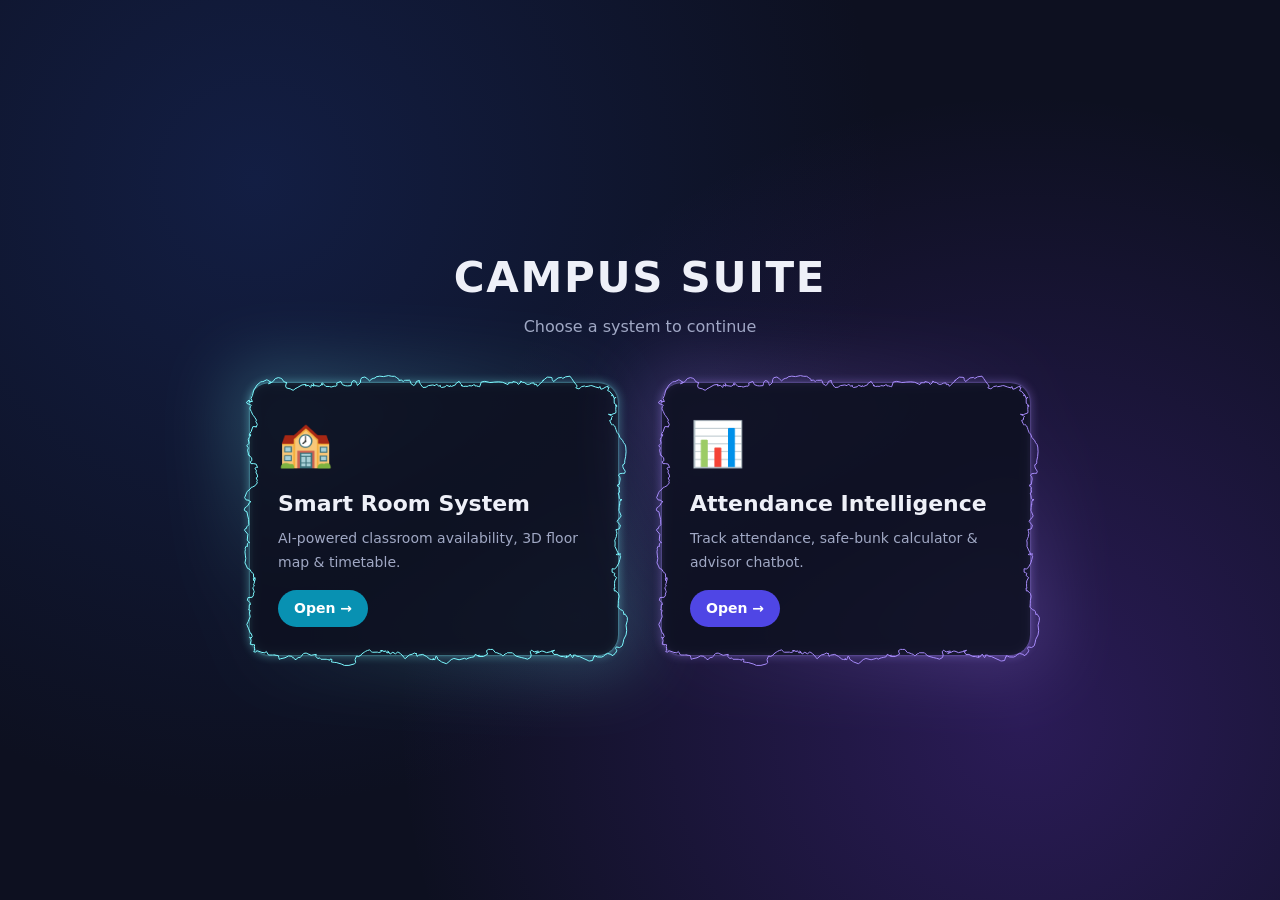
<file: index.html>
<!DOCTYPE html>
<html lang="en"><head><meta charset="utf-8"><meta name="viewport" content="width=device-width,initial-scale=1">
<title>Campus Suite</title>
<style>
:root{--bg:#0d1020;--tx:#eef0f8;--mu:#a0a8c4}
*{box-sizing:border-box}
html,body{overflow-x:hidden}
body{margin:0;min-height:100vh;display:flex;flex-direction:column;align-items:center;justify-content:center;padding:40px 24px;background:radial-gradient(circle at 20% 20%,#1e3a8a55,transparent 50%),radial-gradient(circle at 80% 80%,#7c3aed44,transparent 50%),var(--bg);color:var(--tx);font:16px/1.5 system-ui,-apple-system,Segoe UI,Roboto,sans-serif}
h1{margin:0 0 6px;font-size:clamp(26px,5vw,42px);letter-spacing:.04em;text-align:center}
p.sub{margin:0 0 44px;color:var(--mu);text-align:center}
.grid{display:grid;gap:44px;grid-template-columns:repeat(auto-fit,minmax(260px,1fr));width:100%;max-width:780px}
a.card{display:block;height:100%;text-decoration:none;color:inherit;padding:28px;border-radius:20px;background:rgba(13,16,32,.88);transition:transform .2s}
.electric-border:hover a.card,a.card:focus-visible{transform:translateY(-4px);outline:none}
.ic{font-size:44px;margin-bottom:10px}
.card h2{margin:0 0 6px;font-size:22px}
.card span{color:var(--mu);font-size:14px}
.go{display:inline-block;margin-top:16px;padding:8px 16px;border-radius:99px;background:#4f46e5;color:#fff!important;font-weight:600;font-size:14px}
.card.r .go{background:#0891b2}

/* ===== Electric border (ported from ElectricBorder React component) ===== */
.electric-border{position:relative;border-radius:20px;overflow:visible;isolation:isolate}
.eb-canvas-container{position:absolute;top:50%;left:50%;transform:translate(-50%,-50%);pointer-events:none;z-index:2}
.eb-canvas{display:block}
.eb-content{position:relative;border-radius:inherit;z-index:1;height:100%}
.eb-layers{position:absolute;inset:0;border-radius:inherit;pointer-events:none;z-index:0}
.eb-glow-1,.eb-glow-2,.eb-background-glow{position:absolute;inset:0;border-radius:inherit;pointer-events:none;box-sizing:border-box}
.eb-glow-1{border:2px solid var(--electric-border-color);border:2px solid color-mix(in srgb,var(--electric-border-color) 60%,transparent);filter:blur(1px)}
.eb-glow-2{border:2px solid var(--electric-border-color);filter:blur(4px)}
.eb-background-glow{z-index:-1;transform:scale(1.1);filter:blur(32px);opacity:.3;background:linear-gradient(-30deg,var(--electric-border-color),transparent,var(--electric-border-color))}
</style></head><body>
<h1>CAMPUS SUITE</h1>
<p class="sub">Choose a system to continue</p>
<div class="grid">
<div class="eb" data-color="#7df9ff" data-speed="1" data-chaos="0.12" data-radius="20"><a class="card r" href="room.html"><div class="ic">🏫</div><h2>Smart Room System</h2><span>AI-powered classroom availability, 3D floor map &amp; timetable.</span><br><span class="go">Open →</span></a></div>
<div class="eb" data-color="#a78bfa" data-speed="1" data-chaos="0.12" data-radius="20"><a class="card" href="attendance.html"><div class="ic">📊</div><h2>Attendance Intelligence</h2><span>Track attendance, safe-bunk calculator &amp; advisor chatbot.</span><br><span class="go">Open →</span></a></div>
</div>
<script>
/* Vanilla-JS port of ElectricBorder (inspired by @BalintFerenczy) */
function electricBorder(host){
  const color=host.dataset.color||'#5227FF',speed=+host.dataset.speed||1,chaos=+host.dataset.chaos||.12,borderRadius=+host.dataset.radius||24;
  const content=document.createElement('div');content.className='eb-content';
  while(host.firstChild)content.appendChild(host.firstChild);
  host.className='electric-border';host.style.setProperty('--electric-border-color',color);host.style.borderRadius=borderRadius+'px';
  host.innerHTML='<div class="eb-canvas-container"><canvas class="eb-canvas"></canvas></div><div class="eb-layers"><div class="eb-glow-1"></div><div class="eb-glow-2"></div><div class="eb-background-glow"></div></div>';
  host.appendChild(content);
  const canvas=host.querySelector('canvas'),ctx=canvas.getContext('2d');
  const random=x=>(Math.sin(x*12.9898)*43758.5453)%1;
  const noise2D=(x,y)=>{const i=Math.floor(x),j=Math.floor(y),fx=x-i,fy=y-j;
    const a=random(i+j*57),b=random(i+1+j*57),c=random(i+(j+1)*57),d=random(i+1+(j+1)*57);
    const ux=fx*fx*(3-2*fx),uy=fy*fy*(3-2*fy);
    return a*(1-ux)*(1-uy)+b*ux*(1-uy)+c*(1-ux)*uy+d*ux*uy};
  const octavedNoise=(x,oct,lac,gain,amp0,freq0,time,seed,flat)=>{let y=0,amp=amp0,f=freq0;
    for(let i=0;i<oct;i++){let oa=amp;if(i===0)oa*=flat;y+=oa*noise2D(f*x+seed*100,time*f*.3);f*=lac;amp*=gain}return y};
  const corner=(cx,cy,r,sa,al,p)=>{const a=sa+p*al;return{x:cx+r*Math.cos(a),y:cy+r*Math.sin(a)}};
  const rrPoint=(t,l,tp,w,h,r)=>{
    const sw=w-2*r,sh=h-2*r,ca=Math.PI*r/2,total=2*sw+2*sh+4*ca,d=t*total;let acc=0;
    if(d<=acc+sw)return{x:l+r+(d-acc)/sw*sw,y:tp};acc+=sw;
    if(d<=acc+ca)return corner(l+w-r,tp+r,r,-Math.PI/2,Math.PI/2,(d-acc)/ca);acc+=ca;
    if(d<=acc+sh)return{x:l+w,y:tp+r+(d-acc)/sh*sh};acc+=sh;
    if(d<=acc+ca)return corner(l+w-r,tp+h-r,r,0,Math.PI/2,(d-acc)/ca);acc+=ca;
    if(d<=acc+sw)return{x:l+w-r-(d-acc)/sw*sw,y:tp+h};acc+=sw;
    if(d<=acc+ca)return corner(l+r,tp+h-r,r,Math.PI/2,Math.PI/2,(d-acc)/ca);acc+=ca;
    if(d<=acc+sh)return{x:l,y:tp+h-r-(d-acc)/sh*sh};acc+=sh;
    return corner(l+r,tp+r,r,Math.PI,Math.PI/2,(d-acc)/ca)};
  const octaves=10,lacunarity=1.6,gain=.7,frequency=10,baseFlatness=0,displacement=60,borderOffset=60;
  let width,height,time=0,last=0,raf;
  const size=()=>{const r=host.getBoundingClientRect();width=r.width+borderOffset*2;height=r.height+borderOffset*2;
    const dpr=Math.min(window.devicePixelRatio||1,2);canvas.width=width*dpr;canvas.height=height*dpr;
    canvas.style.width=width+'px';canvas.style.height=height+'px'};
  size();
  const draw=now=>{
    const dpr=Math.min(window.devicePixelRatio||1,2);
    time+=((now-last)/1000)*speed;last=now;
    ctx.setTransform(1,0,0,1,0,0);ctx.clearRect(0,0,canvas.width,canvas.height);ctx.scale(dpr,dpr);
    ctx.strokeStyle=color;ctx.lineWidth=1;ctx.lineCap='round';ctx.lineJoin='round';
    const bw=width-2*borderOffset,bh=height-2*borderOffset,radius=Math.min(borderRadius,Math.min(bw,bh)/2);
    const n=Math.floor((2*(bw+bh)+2*Math.PI*radius)/2);
    ctx.beginPath();
    for(let i=0;i<=n;i++){const p=i/n,pt=rrPoint(p,borderOffset,borderOffset,bw,bh,radius);
      const xn=octavedNoise(p*8,octaves,lacunarity,gain,chaos,frequency,time,0,baseFlatness);
      const yn=octavedNoise(p*8,octaves,lacunarity,gain,chaos,frequency,time,1,baseFlatness);
      const X=pt.x+xn*displacement,Y=pt.y+yn*displacement;i?ctx.lineTo(X,Y):ctx.moveTo(X,Y)}
    ctx.closePath();ctx.stroke();
    if(!reduce)raf=requestAnimationFrame(draw)};
  const reduce=window.matchMedia('(prefers-reduced-motion: reduce)').matches;
  new ResizeObserver(()=>{size();if(reduce)draw(last)}).observe(host);
  raf=requestAnimationFrame(draw);
}
document.querySelectorAll('.eb').forEach(electricBorder);
</script>
</body></html>
</file>
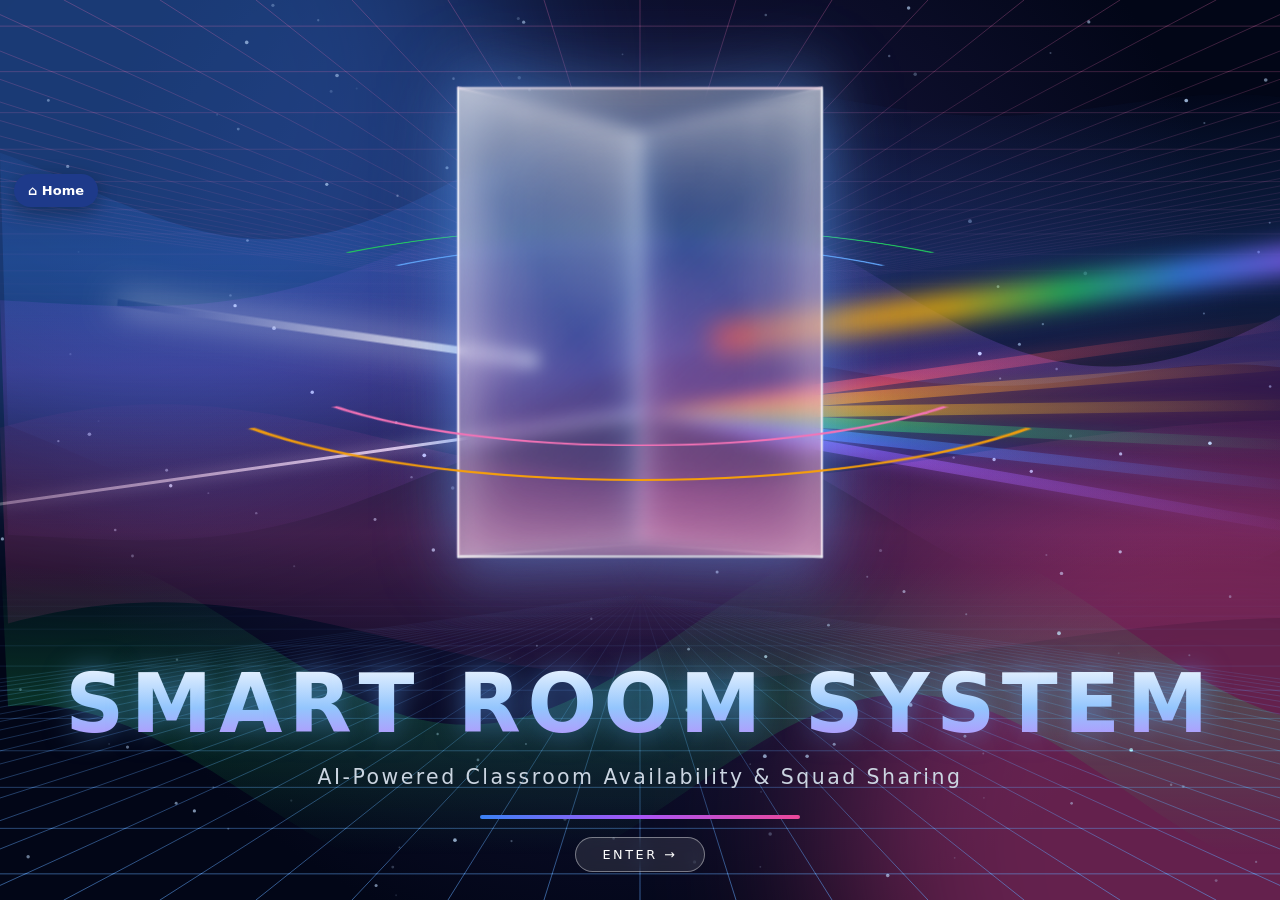
<file: room.html>
<!doctype html>
<html lang="en"><head><meta charset="utf-8"><meta name="viewport" content="width=device-width,initial-scale=1">
<title>Smart Room Finder</title><link rel="stylesheet" href="room-styles.css"></head>
<body>
<div id="splash"><div class="orbs"></div><canvas id="fx"></canvas>
<div class="scene"><div class="ray"></div><div class="prism"><i class="f f1"></i><i class="f f2"></i><i class="f f3"></i></div><div class="beam"></div><div class="ring r1"></div><div class="ring r2"></div></div>
<h1 class="stitle" id="stitle" aria-label="SMART ROOM SYSTEM"></h1><p class="ssub">AI-Powered Classroom Availability &amp; Squad Sharing</p>
<div class="sbar"><i></i></div><button class="senter">ENTER  →</button></div>
<header><div class="brand">🏫 SMART ROOM FINDER<small>AI-Powered Classroom Availability &amp; Squad Sharing</small></div>
<div class="sim"><span id="clock"></span><label>Simulate time <input type="datetime-local" id="sim"></label><button class="btn ghost sm" id="live">Live</button></div></header>
<nav><a data-p="dash">Dashboard</a><a data-p="map">Floor Map</a><a data-p="ai">AI Room Finder</a><a data-p="tt">Timetable</a><a data-p="av">Available Rooms</a><a data-p="data">Data Status</a></nav>
<main id="view"><div class="empty">Loading timetable data…</div></main><div id="modal"></div>
<script src="three.min.js"></script><script src="OrbitControls.js"></script>
<script src="room-data.js"></script><script src="room-engine.js"></script><script src="room-app.js"></script><script src="room-three-view.js"></script><script src="room-splash-fx.js"></script>
<a href="index.html" id="homeBtn" style="position:fixed;left:14px;bottom:14px;z-index:99999;background:#1e3a8a;color:#fff;text-decoration:none;padding:9px 14px;border-radius:99px;font:600 13px system-ui,sans-serif;box-shadow:0 6px 20px #0005">⌂ Home</a>
</body></html>
</file>
<file: room-styles.css>
:root{--bg:#f4f6fb;--card:#fff;--ink:#0f172a;--mut:#64748b;--g:#16a34a;--r:#dc2626;--y:#f59e0b;--b:#2563eb;--line:#e2e8f0}
@media(prefers-color-scheme:dark){:root{--bg:#0b1220;--card:#131c2e;--ink:#e5e9f2;--mut:#93a0b8;--line:#25324a}}
*{box-sizing:border-box}body{margin:0;font-family:Inter,system-ui,Segoe UI,sans-serif;background:var(--bg);color:var(--ink)}
header{display:flex;flex-wrap:wrap;gap:10px;justify-content:space-between;align-items:center;padding:14px 20px;background:linear-gradient(120deg,#1e3a8a,#2563eb);color:#fff}
.brand{font-weight:800;letter-spacing:.5px;font-size:1.2rem}.brand small{display:block;font-weight:400;opacity:.85;font-size:.72rem}
.sim{display:flex;gap:8px;align-items:center;font-size:.8rem;flex-wrap:wrap}.sim input{font-size:.75rem;padding:3px;border-radius:6px;border:0}
nav{display:flex;gap:4px;overflow-x:auto;padding:8px 14px;background:var(--card);border-bottom:1px solid var(--line);position:sticky;top:0;z-index:5}
nav a{padding:8px 14px;border-radius:999px;cursor:pointer;white-space:nowrap;font-size:.9rem;color:var(--mut)}nav a.on{background:var(--b);color:#fff}nav a:hover:not(.on){background:var(--line)}
main{max-width:1200px;margin:auto;padding:18px}
.cards{display:grid;grid-template-columns:repeat(auto-fit,minmax(170px,1fr));gap:12px;margin-bottom:12px}
.card{background:var(--card);border-radius:16px;padding:16px;box-shadow:0 2px 10px #0001;border-left:5px solid var(--mut);transition:.2s}.card:hover{transform:translateY(-2px)}
.card label{font-size:.7rem;color:var(--mut);letter-spacing:1px}.card h2{margin:4px 0 0;font-size:2.2rem}.card h3{margin:6px 0 0}
.card.g{border-color:var(--g)}.card.r{border-color:var(--r)}.card.y{border-color:var(--y)}.card.b{border-color:var(--b)}
.sec{font-size:1.05rem;margin:22px 0 8px}.note{background:#dbeafe;color:#1e3a8a;padding:10px 14px;border-radius:12px;margin:10px 0;font-size:.88rem}
.note.bad{background:#fee2e2;color:#7f1d1d}.note.info{background:#e0f2fe;color:#0c4a6e}
.floor{background:var(--card);border-radius:16px;padding:14px;margin:12px 0;box-shadow:0 2px 10px #0001}.floor h3{margin:0 0 10px;font-size:.85rem;letter-spacing:1.5px;color:var(--mut)}
.tiles{display:grid;grid-template-columns:repeat(auto-fill,minmax(130px,1fr));gap:10px}
.tile{border:2px solid;border-radius:14px;padding:12px 8px;text-align:center;cursor:pointer;display:flex;flex-direction:column;gap:3px;background:var(--card);color:var(--ink);font:inherit;transition:.15s}
.tile:hover{transform:scale(1.04);box-shadow:0 6px 16px #0003}.tile b{font-size:1rem}.tile small{color:var(--mut);font-size:.7rem;text-transform:uppercase}.tile span{font-size:.75rem;font-weight:600}
.tile.free{border-color:var(--g);background:#16a34a22}.tile.occ{border-color:var(--r);background:#dc262622}.tile.soon{border-color:var(--y);background:#f59e0b2e}
.plan .tiles{grid-template-columns:repeat(auto-fill,minmax(160px,1fr))}.plan .tile{min-height:92px}.corridor{margin-top:10px;text-align:center;font-size:.65rem;letter-spacing:6px;color:var(--mut);border-top:2px dashed var(--line);padding-top:4px}
.legend{display:flex;gap:16px;flex-wrap:wrap;font-size:.85rem;margin:8px 0}.hint{color:var(--mut);font-size:.8rem}
.badge{padding:4px 10px;border-radius:999px;font-size:.75rem;font-weight:700;white-space:nowrap}.badge.free{background:#dcfce7;color:#166534}.badge.occ{background:#fee2e2;color:#991b1b}.badge.soon{background:#fef3c7;color:#92400e}
.btn{background:var(--b);color:#fff;border:0;padding:9px 16px;border-radius:10px;cursor:pointer;font:inherit;font-weight:600;text-decoration:none;display:inline-block;font-size:.85rem}.btn:hover{filter:brightness(1.1)}
.btn.ghost{background:transparent;color:var(--b);border:1.5px solid var(--b)}.btn.wa{background:#25d366;color:#053}.btn.sm{padding:3px 10px;color:#fff;border-color:#fff}
.bar{display:flex;flex-wrap:wrap;gap:8px;margin-bottom:12px}select,input[type=text],.bar input,textarea{padding:9px 12px;border-radius:10px;border:1px solid var(--line);background:var(--card);color:var(--ink);font:inherit}
.ai{background:var(--card);border-radius:20px;padding:20px;box-shadow:0 4px 18px #0002}.ai h2{margin-top:0}textarea{width:100%;font-size:1.05rem;resize:vertical}
.row{display:flex;gap:8px;flex-wrap:wrap;align-items:center;margin-top:10px}.chip{border:1px solid var(--line);background:var(--bg);color:var(--mut);padding:5px 10px;border-radius:999px;cursor:pointer;font-size:.75rem}.chip:hover{border-color:var(--b);color:var(--b)}
.chips{display:flex;gap:6px;flex-wrap:wrap;margin:14px 0}.chips span{background:#dbeafe;color:#1e3a8a;padding:4px 10px;border-radius:999px;font-size:.78rem}
.rgrid{display:grid;grid-template-columns:repeat(auto-fill,minmax(290px,1fr));gap:12px}.rc{background:var(--card);border-radius:16px;padding:14px;box-shadow:0 2px 10px #0001;border-left:5px solid var(--g)}.rc.alt{border-color:var(--y)}
.rc h3{margin:0}.rc p{margin:6px 0;font-size:.88rem}.rh{display:flex;justify-content:space-between;align-items:center;gap:8px}.altn{color:#b45309;font-weight:600}
.empty{padding:26px;text-align:center;color:var(--mut)}.scroll{overflow-x:auto}
table{border-collapse:collapse;width:100%;background:var(--card);font-size:.8rem}th,td{border:1px solid var(--line);padding:6px 8px;text-align:left;vertical-align:top;min-width:96px}th{background:var(--bg);white-space:nowrap}td.busy{background:#dc262622}tr.lunch td{background:var(--bg)}hr{border:0;border-top:1px dashed var(--line);margin:4px 0}
#modal .mb{position:fixed;inset:0;background:#0009;display:flex;align-items:center;justify-content:center;padding:14px;z-index:20}
.mc{background:var(--card);border-radius:20px;padding:22px;max-width:520px;width:100%;max-height:92vh;overflow:auto;position:relative}@keyframes pop{from{transform:scale(.94);opacity:0}}
.x{position:absolute;right:12px;top:10px;border:0;background:none;color:var(--mut);font-size:1.2rem;cursor:pointer}.mc h2{margin:0}.big{font-size:1.2rem;font-weight:700;color:var(--r)}
.timer,.cd{font-variant-numeric:tabular-nums;font-family:ui-monospace,Menlo,monospace}.timer{font-size:2.4rem;font-weight:800;color:var(--r)}
details{margin:10px 0}summary{cursor:pointer;color:var(--b)}li{margin:3px 0}
@media(max-width:600px){main{padding:12px}.tiles{grid-template-columns:repeat(auto-fill,minmax(105px,1fr))}.card h2{font-size:1.8rem}}
/* ===== 3D + depth polish ===== */
body{background:radial-gradient(1200px 600px at 80% -10%,#3b82f633,transparent),var(--bg);perspective:1200px}
header{backdrop-filter:blur(10px);box-shadow:0 6px 24px #1e3a8a55}
nav{backdrop-filter:blur(12px);background:color-mix(in srgb,var(--card) 82%,transparent)}
.stage{position:relative;height:460px;border-radius:24px;overflow:hidden;background:radial-gradient(circle at 50% 30%,#1e3a8a 0,#0b1220 75%);box-shadow:0 20px 50px #0b122077,inset 0 0 0 1px #ffffff18;margin:6px 0 14px}
.stage canvas{display:block;width:100%;height:100%;touch-action:none;cursor:grab}.stage canvas:active{cursor:grabbing}
.ov{position:absolute;left:12px;top:12px;display:flex;gap:8px;flex-wrap:wrap;z-index:2}.ov span{background:#0f172acc;color:#fff;padding:5px 11px;border-radius:999px;font-size:.72rem;backdrop-filter:blur(6px)}
.ov2{position:absolute;right:12px;bottom:10px;color:#cbd5e1;font-size:.72rem;z-index:2;background:#0f172a99;padding:4px 10px;border-radius:999px}
.tip{display:none;position:absolute;z-index:3;background:#0f172af0;color:#fff;padding:8px 12px;border-radius:12px;font-size:.78rem;pointer-events:none;box-shadow:0 8px 20px #0008}
.hero{display:grid;grid-template-columns:1.4fr 1fr;gap:18px;align-items:center;margin-bottom:8px}.hero .stage{height:420px;margin:0}
.heroTxt h1{font-size:2.3rem;line-height:1.1;margin:0 0 10px;background:linear-gradient(90deg,#2563eb,#22c55e);-webkit-background-clip:text;background-clip:text;color:transparent}
.heroTxt p{color:var(--mut);line-height:1.5}.b3bar{display:flex;gap:6px;flex-wrap:wrap;margin:10px 0}.b3bar .btn{padding:6px 12px;font-size:.78rem}
.card,.tile,.rc,.floor{transform-style:preserve-3d;transition:transform .25s,box-shadow .25s}
.card:hover,.rc:hover{transform:perspective(700px) rotateX(4deg) rotateY(-5deg) translateZ(8px);box-shadow:0 18px 30px #0003}
.tile:hover{transform:perspective(500px) rotateX(8deg) rotateY(-8deg) translateZ(10px) scale(1.04)}
.card{background:linear-gradient(145deg,var(--card),color-mix(in srgb,var(--card) 88%,var(--b)))}
.tile.free{box-shadow:0 0 0 0 #22c55e55,0 4px 0 #16a34a66}.tile.occ{box-shadow:0 4px 0 #b91c1c66}.tile.soon{box-shadow:0 4px 0 #b4530966;animation:pl 2s infinite}@keyframes pl{50%{box-shadow:0 4px 0 #b4530966,0 0 18px #f59e0b88}}
.mc.fresh{animation:flip .55s cubic-bezier(.2,.9,.3,1.2);transform-origin:center}@keyframes flip{from{transform:perspective(900px) rotateY(-80deg) scale(.85);opacity:0}}
.btn{box-shadow:0 4px 0 #0003;transition:.15s}.btn:active{transform:translateY(3px);box-shadow:0 1px 0 #0003}
.ai{background:linear-gradient(135deg,var(--card),color-mix(in srgb,var(--card) 90%,#8b5cf6))}
@media(max-width:800px){.hero{grid-template-columns:1fr}.stage,.hero .stage{height:340px}.heroTxt h1{font-size:1.7rem}}

/* ===== Splash: rotating glass prism + 3D title ===== */
#splash{--k:1;--px:0;--py:0;position:fixed;inset:0;width:100vw;height:100vh;height:100dvh;z-index:100;display:flex;flex-direction:column;align-items:center;justify-content:center;background:radial-gradient(circle at 50% 40%,#1e1b4b,#020617 72%);overflow:hidden;color:#fff;perspective:900px;cursor:pointer;transition:opacity .9s,transform .9s,filter .9s}
#splash.out{opacity:0;transform:scale(1.5);filter:blur(14px);pointer-events:none}
#fx{position:absolute;inset:0;width:100%;height:100%;z-index:0;pointer-events:none}
#splash>:not(.orbs):not(#fx){position:relative;z-index:1}
.orbs{position:absolute;inset:0;z-index:0}
.orbs::before,.orbs::after{content:"";position:absolute;width:60vmax;height:60vmax;border-radius:50%;filter:blur(90px);opacity:.42;animation:float 9s ease-in-out infinite alternate}
.orbs::before{background:#3b82f6;left:-20vmax;top:-22vmax}.orbs::after{background:#ec4899;right:-25vmax;bottom:-25vmax;animation-delay:-4s}
@keyframes float{to{transform:translate(8vmax,6vmax) scale(1.2)}}
.scene{position:relative;width:240px;height:240px;flex:none;transform-style:preserve-3d;transform:translate(calc(var(--px)*1px),calc(var(--py)*1px)) scale(var(--k));margin:calc(120px*(var(--k) - 1)) 0 calc(28px + 120px*(var(--k) - 1))}
.prism{position:absolute;left:50%;top:50%;width:0;height:0;transform-style:preserve-3d;animation:pspin 7s linear infinite}
.prism .f{position:absolute;left:-70px;top:-90px;width:140px;height:180px;border:1px solid #fff9;background:linear-gradient(140deg,#ffffff66,#60a5fa22 45%,#f472b666);backdrop-filter:blur(3px);box-shadow:inset 0 0 34px #fff5,0 0 30px #60a5fa66}
.f1{transform:rotateY(0) translateZ(40px)}.f2{transform:rotateY(120deg) translateZ(40px)}.f3{transform:rotateY(240deg) translateZ(40px)}
@keyframes pspin{from{transform:rotateX(-18deg) rotateY(0)}to{transform:rotateX(-18deg) rotateY(360deg)}}
.ray{position:absolute;left:-90px;top:50%;width:170px;height:3px;background:linear-gradient(90deg,transparent,#fff);box-shadow:0 0 14px #fff;transform:rotate(8deg)}
.beam{position:absolute;left:62%;top:50%;width:240px;height:10px;background:linear-gradient(90deg,#ef4444,#f59e0b,#eab308,#22c55e,#3b82f6,#8b5cf6);filter:blur(5px);transform:rotate(-8deg);transform-origin:left;animation:bp 2.2s ease-in-out infinite}
@keyframes bp{50%{opacity:.35;transform:rotate(-2deg) scaleX(1.15)}}
.ring{position:absolute;inset:-34px;border-radius:50%;border:2px solid transparent;border-top-color:#60a5fa;border-bottom-color:#f472b6;animation:rs 4s linear infinite;transform:rotateX(72deg)}
.r2{inset:-70px;border-top-color:#22c55e;border-bottom-color:#f59e0b;animation:rs2 6s linear infinite reverse}
@keyframes rs{to{transform:rotateX(72deg) rotateZ(360deg)}}@keyframes rs2{to{transform:rotateY(72deg) rotateZ(360deg)}}
.stitle{display:flex;flex-wrap:wrap;justify-content:center;font-size:clamp(1.8rem,min(6.4vw,10vh),6rem);font-weight:900;letter-spacing:.08em;text-align:center;max-width:92vw;margin:0;perspective:800px;animation:sway 6s ease-in-out 2s infinite}
.stitle span{display:inline-block;opacity:0;transform:rotateX(-100deg) translateZ(-160px);animation:letter .9s cubic-bezier(.2,.9,.3,1.3) forwards;animation-delay:calc(.5s + var(--i)*.07s);background:linear-gradient(180deg,#fff,#93c5fd 55%,#c084fc);-webkit-background-clip:text;background-clip:text;color:transparent;filter:drop-shadow(0 0 14px #60a5fa88)}
.stitle .w{display:inline-flex;white-space:nowrap}.stitle .sp{width:.45em}@keyframes letter{to{opacity:1;transform:none}}@keyframes sway{0%,100%{transform:rotateY(-9deg)}50%{transform:rotateY(9deg)}}
.ssub{opacity:0;margin:14px 0 0;color:#cbd5e1;letter-spacing:.12em;font-size:clamp(.85rem,1.6vw,1.3rem);text-align:center;padding:0 16px;animation:fade 1s 2.1s forwards}@keyframes fade{to{opacity:1}}
.sbar{width:min(320px,70vw);height:4px;background:#ffffff22;border-radius:9px;overflow:hidden;margin-top:26px}.sbar i{display:block;height:100%;width:0;background:linear-gradient(90deg,#3b82f6,#a855f7,#ec4899);animation:ld 4s ease forwards}@keyframes ld{to{width:100%}}
.senter{opacity:0;margin-top:18px;background:#ffffff1a;color:#fff;border:1px solid #fff6;padding:9px 26px;border-radius:999px;letter-spacing:.2em;font:inherit;font-size:.8rem;backdrop-filter:blur(8px);cursor:pointer;animation:fade .6s 3.2s forwards}
/* ===== Glass prism UI ===== */
@property --a{syntax:'<angle>';inherits:false;initial-value:0deg}
@keyframes ra{to{--a:360deg}}
body::before{content:"";position:fixed;inset:0;z-index:-1;pointer-events:none;background:radial-gradient(520px 320px at 12% 18%,#3b82f633,transparent),radial-gradient(520px 320px at 88% 55%,#ec489933,transparent),radial-gradient(420px 320px at 50% 100%,#22c55e2a,transparent);animation:drift 14s ease-in-out infinite alternate}
@keyframes drift{to{transform:translate(30px,-20px) scale(1.12);filter:hue-rotate(50deg)}}
header{background:linear-gradient(120deg,#1e3a8a,#2563eb,#7c3aed,#2563eb,#1e3a8a);background-size:300% 100%;animation:hs 12s linear infinite}@keyframes hs{to{background-position:300% 0}}
.card,.rc,.floor,.ai,.mc{position:relative;backdrop-filter:blur(14px) saturate(1.3);background:color-mix(in srgb,var(--card) 78%,transparent)}.mc{background:color-mix(in srgb,var(--card) 92%,transparent)}
.card::before,.rc::before,.floor::before,.ai::before,.mc::before{content:"";position:absolute;inset:0;border-radius:inherit;padding:1.5px;pointer-events:none;background:conic-gradient(from var(--a),#f43f5e,#f59e0b,#22c55e,#3b82f6,#a855f7,#f43f5e);-webkit-mask:linear-gradient(#000 0 0) content-box,linear-gradient(#000 0 0);-webkit-mask-composite:xor;mask-composite:exclude;opacity:.45;animation:ra 7s linear infinite;transition:opacity .3s}
.card:hover::before,.rc:hover::before,.ai:hover::before{opacity:1}
.card::after,.rc::after{content:"";position:absolute;inset:0;border-radius:inherit;pointer-events:none;background:linear-gradient(115deg,transparent 35%,#ffffff40 50%,transparent 65%);background-size:250% 100%;background-position:150% 0;transition:background-position .8s}
.card:hover::after,.rc:hover::after{background-position:-50% 0}
nav a{transition:.25s}nav a.on{box-shadow:0 4px 14px #2563eb77}
#view.enter .cards>*,#view.enter .tiles>*,#view.enter .rgrid>*,#view.enter .floor,#view.enter .hero>*{animation:up .7s cubic-bezier(.2,.8,.2,1) both}
@keyframes up{from{opacity:0;transform:perspective(700px) translateY(34px) rotateX(-20deg)}}
.stage{animation:glow 5s ease-in-out infinite alternate}@keyframes glow{to{box-shadow:0 20px 60px #7c3aed66,inset 0 0 0 1px #ffffff30}}
@media(prefers-reduced-motion:reduce){*,*::before,*::after{animation-duration:.01ms!important;animation-iteration-count:1!important;transition-duration:.01ms!important}}
</file>
